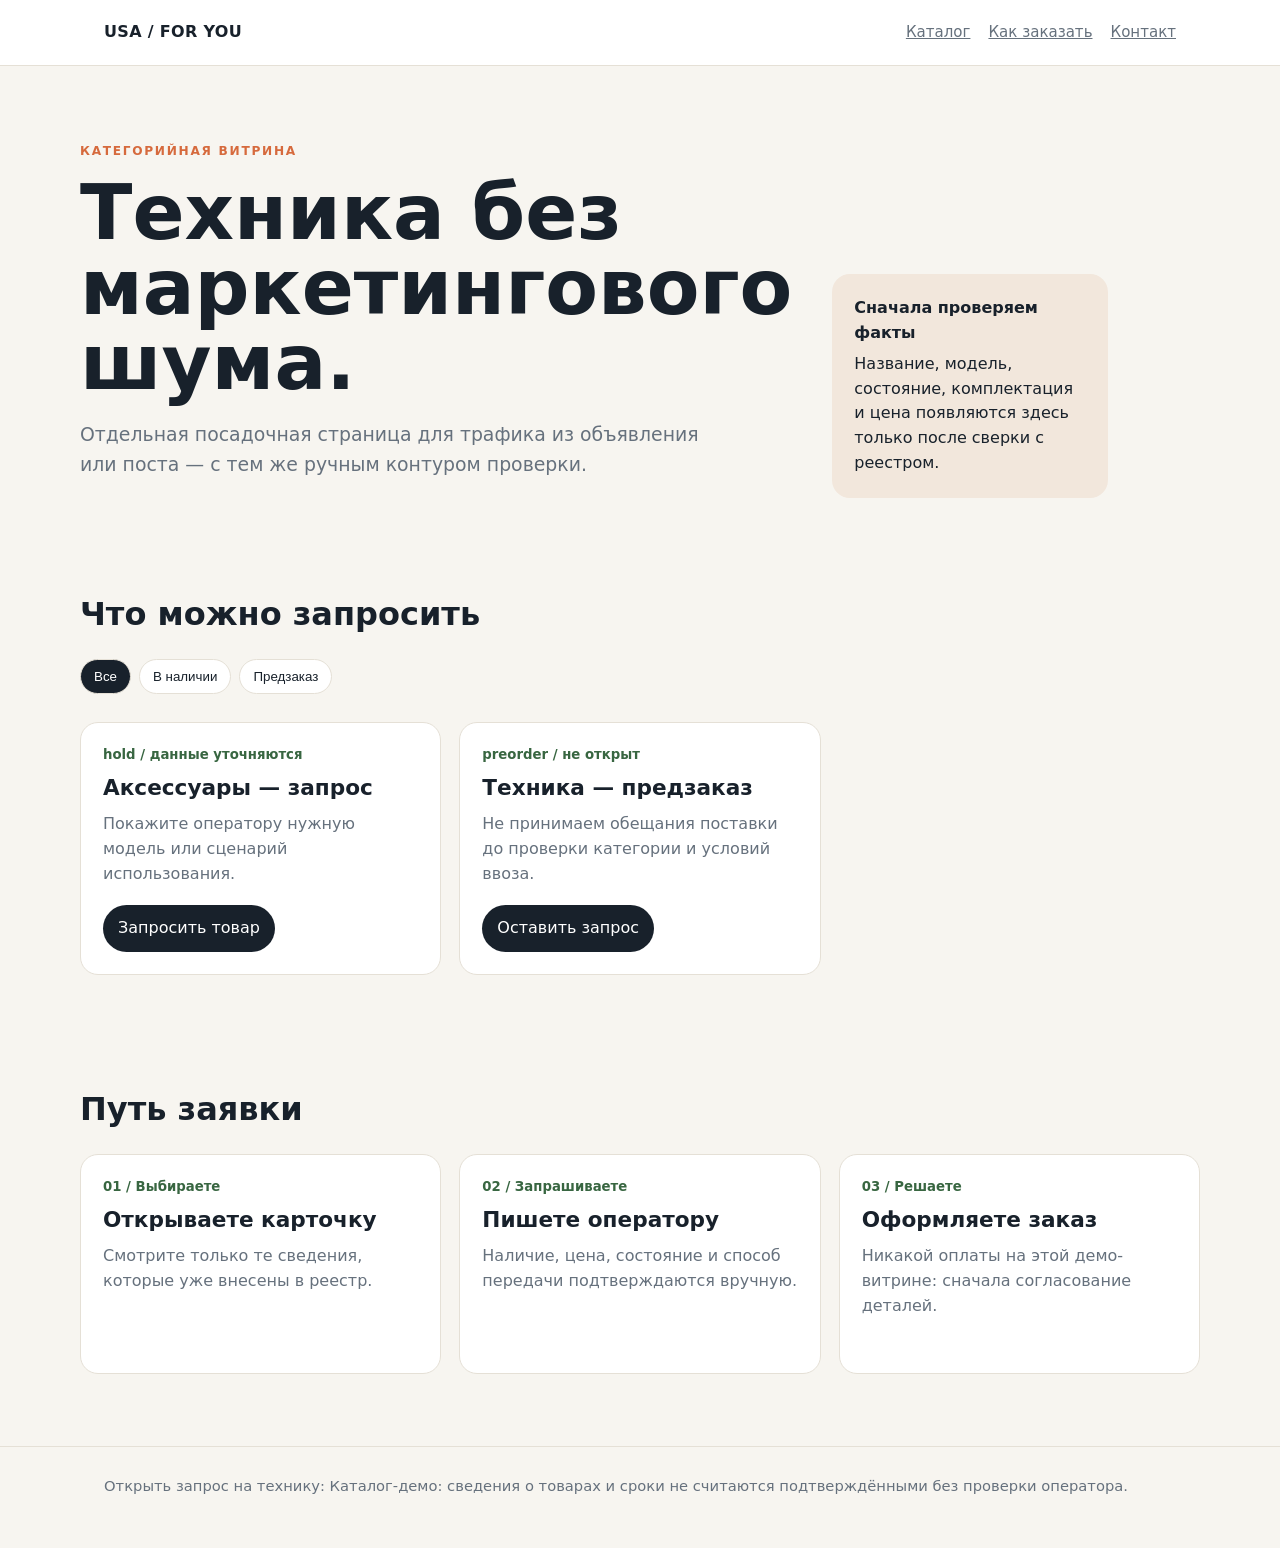
<file: index.html>
<!doctype html><html lang="ru"><head><meta charset="utf-8"><meta name="viewport" content="width=device-width, initial-scale=1"><title>USA / FOR YOU — техника</title><meta name="description" content="Фокусная категория для проверки спроса на технику и аксессуары."><link rel="canonical" href="https://mytopai.github.io/usaforyou-tech-category/"><link rel="icon" href="./favicon.svg"><link rel="stylesheet" href="./styles.css"></head><body><header class="top"><div class="wrap nav"><a class="brand" href="./">USA / FOR YOU</a><nav class="navlinks" aria-label="Основная навигация"><a href="#catalog">Каталог</a><a href="#how">Как заказать</a><a href="mailto:hello@example.com">Контакт</a></nav></div></header><main><section class="wrap hero"><div><div class="eyebrow">Категорийная витрина</div><h1>Техника без маркетингового шума.</h1><p class="lede">Отдельная посадочная страница для трафика из объявления или поста — с тем же ручным контуром проверки.</p></div><aside class="note"><strong>Сначала проверяем факты</strong>Название, модель, состояние, комплектация и цена появляются здесь только после сверки с реестром.</aside></section><section class="wrap section" id="catalog"><h2>Что можно запросить</h2><div class="filters" role="tablist" aria-label="Фильтр каталога"><button type="button" role="tab" aria-selected="true" data-filter="all">Все</button><button type="button" role="tab" aria-selected="false" data-filter="ready">В наличии</button><button type="button" role="tab" aria-selected="false" data-filter="preorder">Предзаказ</button></div><div class="grid" data-products></div><div class="empty" data-empty hidden>По этому фильтру пока нет подтверждённых позиций.</div></section><section class="wrap section" id="how"><h2>Путь заявки</h2><div class="grid"><article class="card"><span class="pill">01 / Выбираете</span><h3>Открываете карточку</h3><p>Смотрите только те сведения, которые уже внесены в реестр.</p></article><article class="card"><span class="pill">02 / Запрашиваете</span><h3>Пишете оператору</h3><p>Наличие, цена, состояние и способ передачи подтверждаются вручную.</p></article><article class="card"><span class="pill">03 / Решаете</span><h3>Оформляете заказ</h3><p>Никакой оплаты на этой демо-витрине: сначала согласование деталей.</p></article></div></section></main><footer><div class="wrap">Открыть запрос на технику: Каталог-демо: сведения о товарах и сроки не считаются подтверждёнными без проверки оператора.</div></footer><script src="./app.js" defer></script></body></html>
</file>
<file: styles.css>
:root{--ink:#18212b;--muted:#66717d;--paper:#f7f5f0;--card:#fff;--line:#e5e0d6;--accent:#d66a3d;--soft:#f2e7dc;--ok:#386641}*{box-sizing:border-box}body{margin:0;background:var(--paper);color:var(--ink);font:16px/1.55 Inter,system-ui,-apple-system,Segoe UI,sans-serif}a{color:inherit}.wrap{max-width:1120px;margin:auto;padding:0 24px}.top{padding:20px 0;border-bottom:1px solid var(--line);background:#fff}.nav{display:flex;justify-content:space-between;gap:20px;align-items:center}.brand{font-weight:800;letter-spacing:.02em;text-decoration:none}.navlinks{display:flex;gap:18px;color:var(--muted);font-size:.94rem}.hero{padding:76px 0 54px;display:grid;grid-template-columns:1.25fr .75fr;gap:40px;align-items:end}.eyebrow{text-transform:uppercase;letter-spacing:.14em;color:var(--accent);font-size:.76rem;font-weight:800}.hero h1{font-size:clamp(2.5rem,6vw,5.8rem);line-height:.98;margin:14px 0 20px;max-width:760px}.lede{font-size:1.18rem;color:var(--muted);max-width:640px}.note{background:var(--soft);padding:22px;border-radius:18px}.note strong{display:block;margin-bottom:6px}.section{padding:38px 0 72px}.section h2{font-size:2rem;margin:0 0 20px}.grid{display:grid;grid-template-columns:repeat(3,1fr);gap:18px}.card{background:var(--card);border:1px solid var(--line);border-radius:18px;padding:22px;display:flex;flex-direction:column;min-height:220px}.card h3{margin:5px 0 8px;font-size:1.35rem}.card p{color:var(--muted);margin:0 0 18px}.card a,.button{margin-top:auto;display:inline-flex;width:max-content;padding:11px 15px;border-radius:999px;background:var(--ink);color:#fff;text-decoration:none;border:0;font:inherit;cursor:pointer}.pill{display:inline-block;color:var(--ok);font-size:.83rem;font-weight:700}.filters{display:flex;gap:8px;flex-wrap:wrap;margin:20px 0 28px}.filters button{border:1px solid var(--line);background:#fff;color:var(--ink);padding:9px 13px;border-radius:999px;cursor:pointer}.filters button[aria-selected=true]{background:var(--ink);color:#fff}.empty{padding:30px;border:1px dashed #bbb6ac;border-radius:16px;color:var(--muted)}footer{padding:28px 0 50px;color:var(--muted);font-size:.92rem;border-top:1px solid var(--line)}:focus-visible{outline:3px solid #e7a33f;outline-offset:3px}@media(max-width:760px){.hero{grid-template-columns:1fr;padding-top:48px}.grid{grid-template-columns:1fr}.nav{align-items:flex-start}.navlinks{gap:10px;flex-wrap:wrap;justify-content:flex-end}.hero h1{font-size:3.2rem}}
</file>
